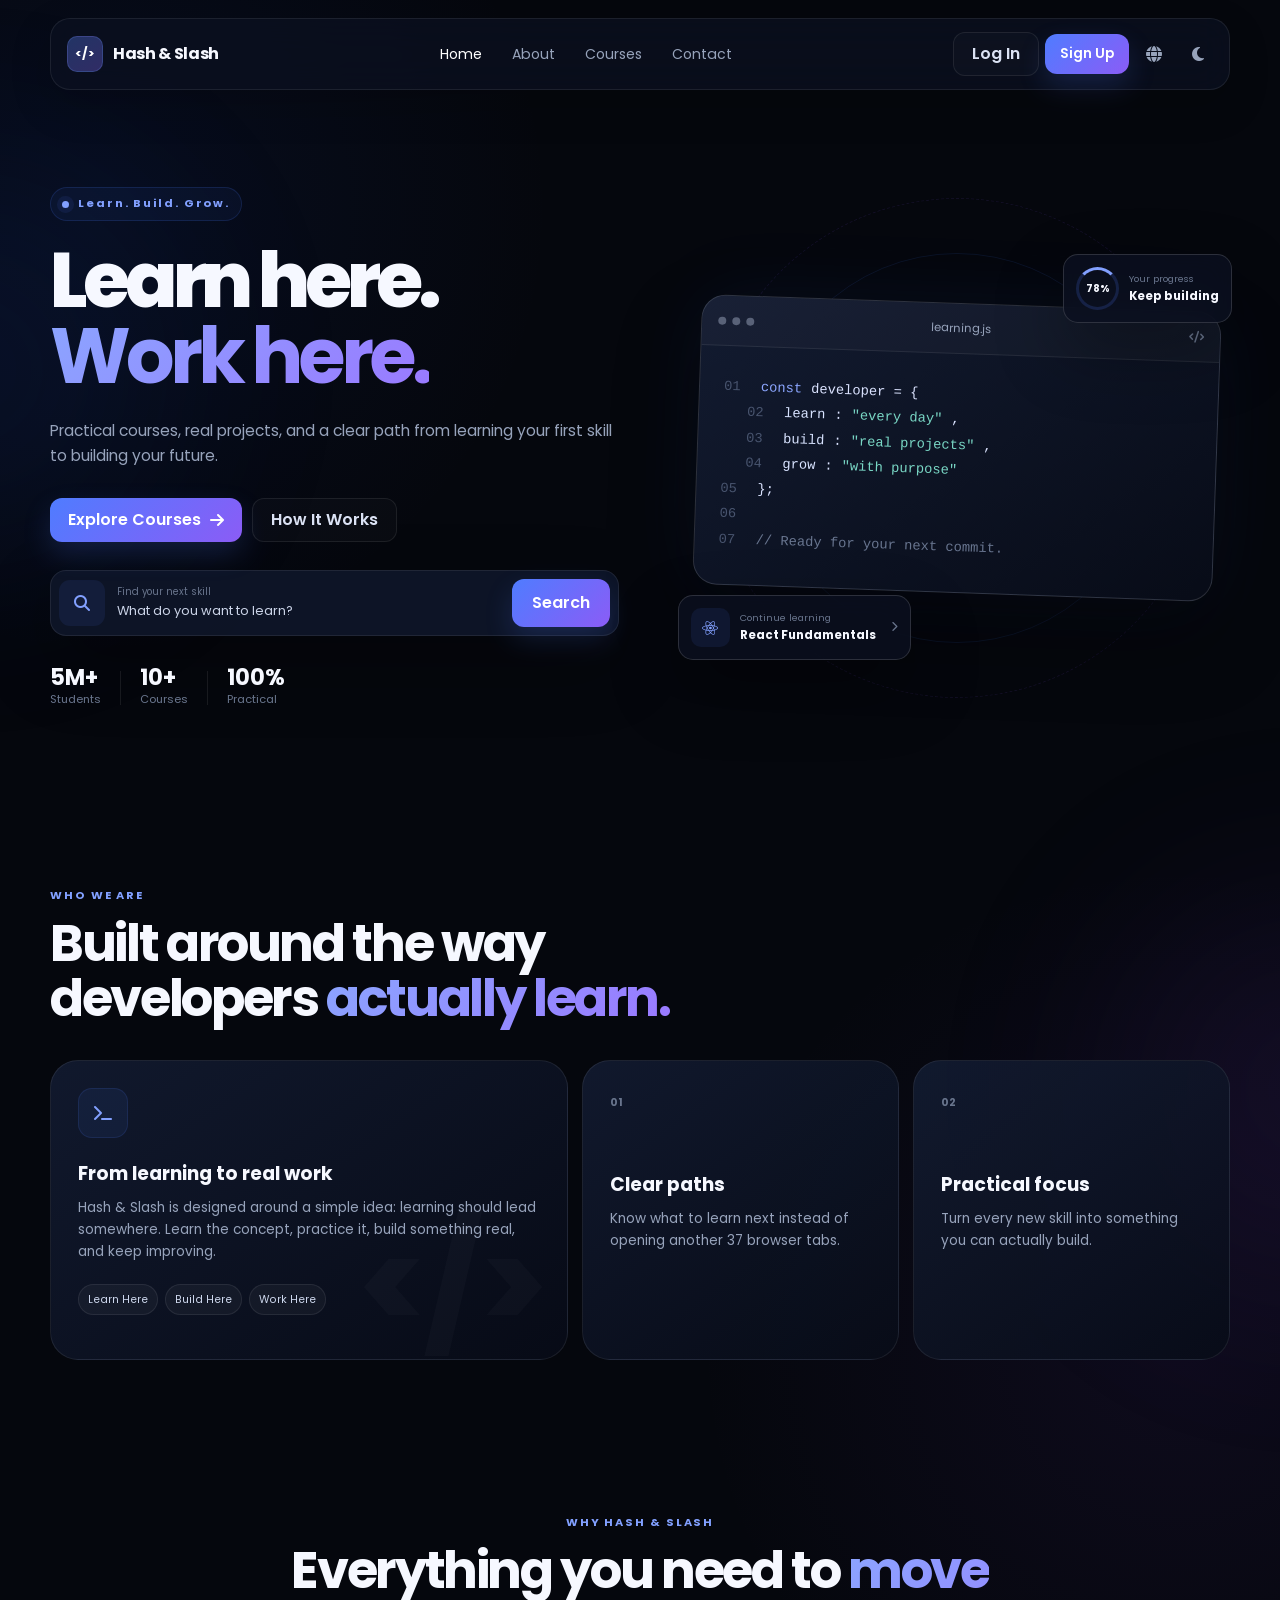
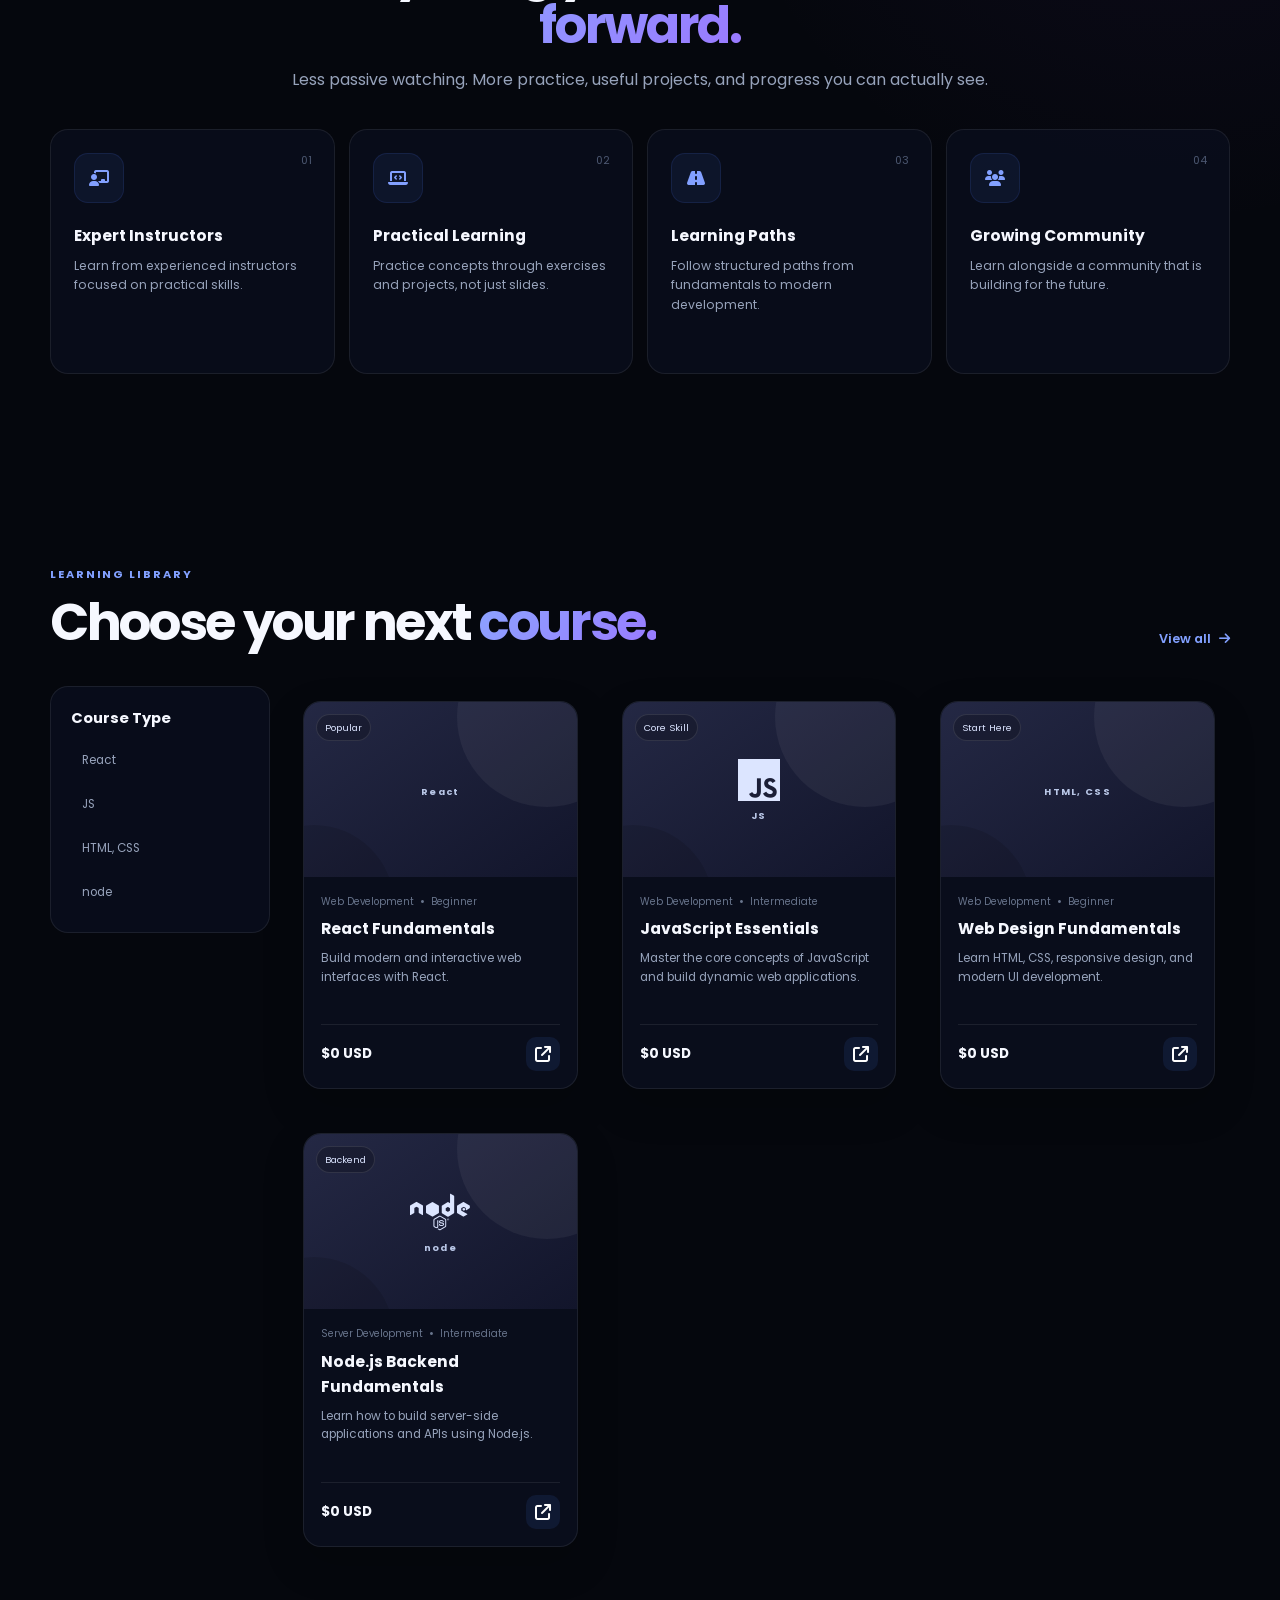
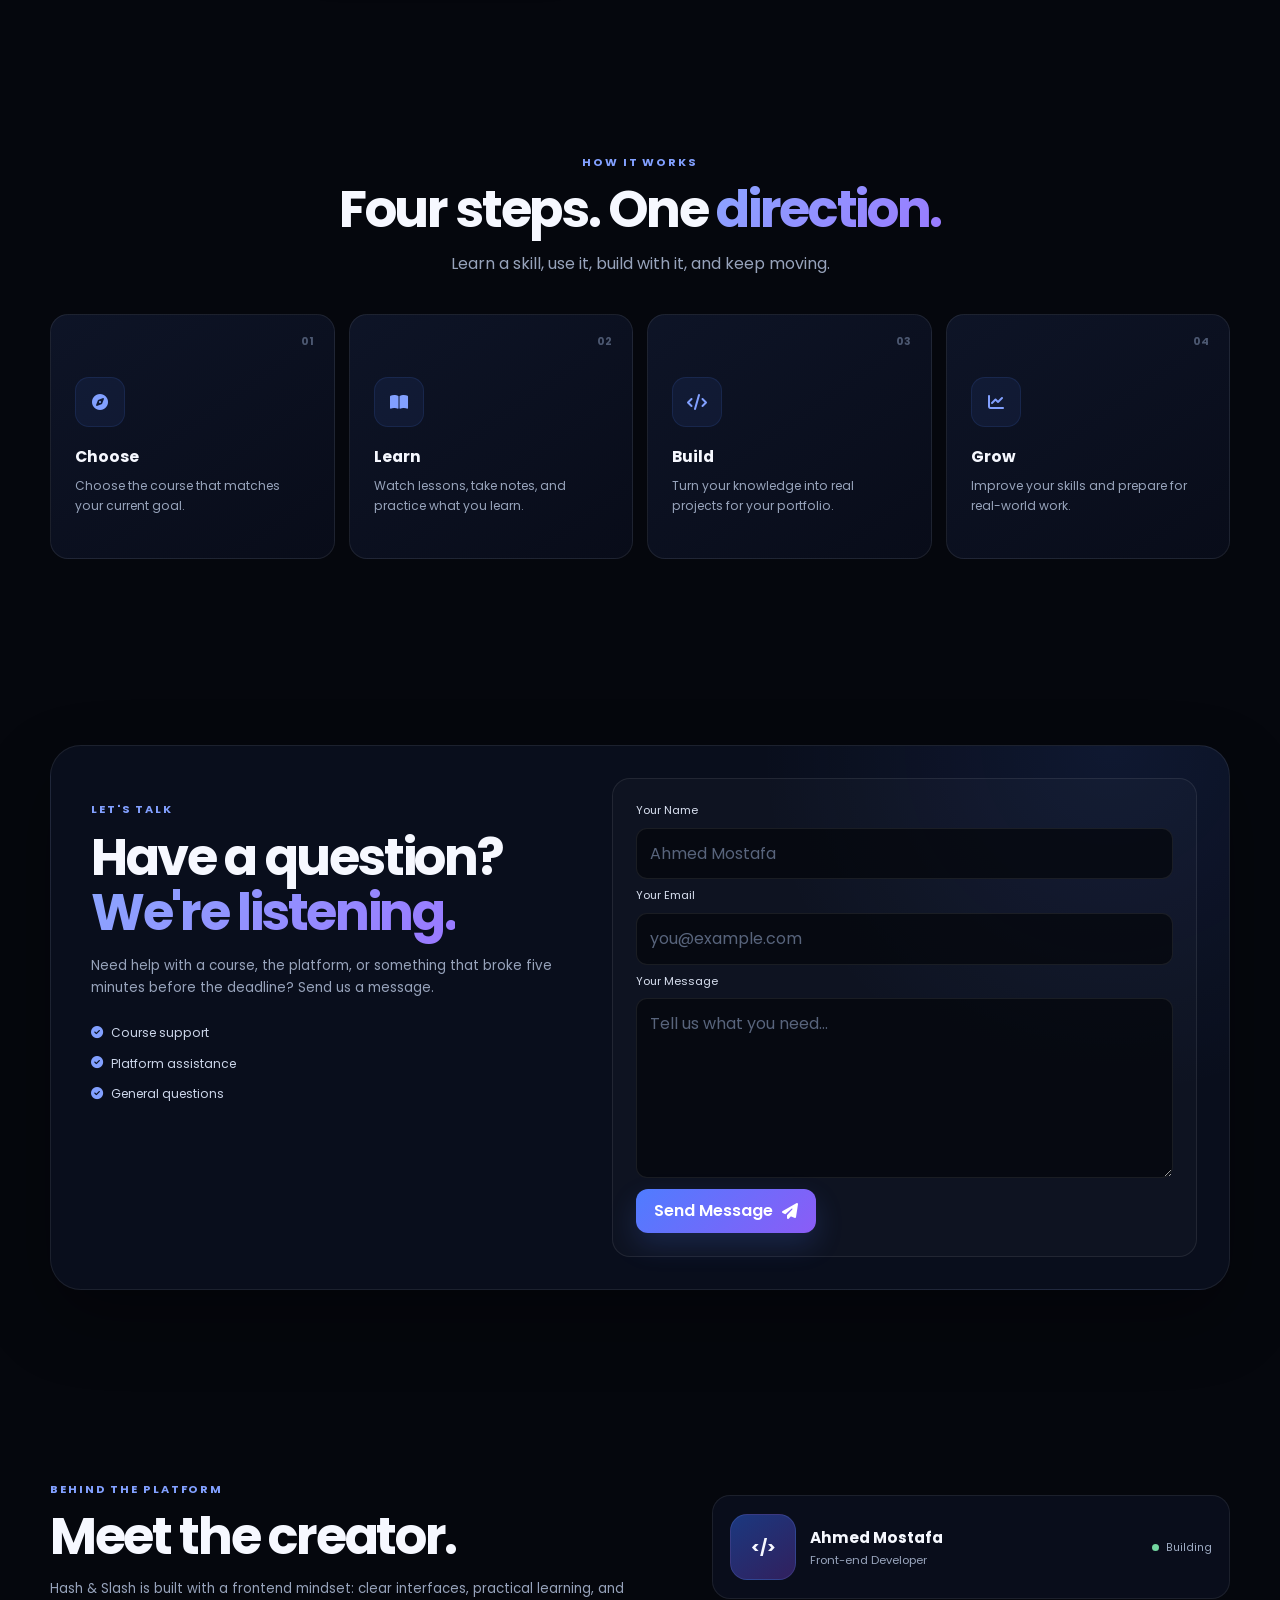
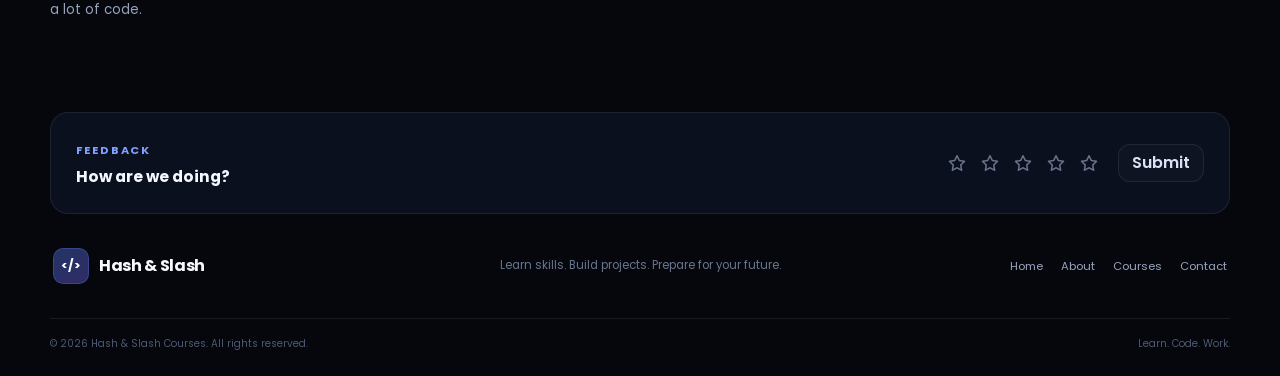
<file: main/index.html>
<!DOCTYPE html>
<html lang="en">

<head>
    <meta charset="UTF-8">
    <meta name="viewport" content="width=device-width, initial-scale=1.0">
    <meta name="description"
        content="Hash & Slash is a practical learning platform where you learn, build and prepare for work.">
    <title>Hash & Slash | Learn. Code. Work.</title>

    <link rel="preconnect" href="https://fonts.googleapis.com">
    <link rel="preconnect" href="https://fonts.gstatic.com" crossorigin>
    <link href="https://fonts.googleapis.com/css2?family=Poppins:wght@400;500;600;700;800&display=swap"
        rel="stylesheet">
    <link rel="stylesheet" href="https://cdnjs.cloudflare.com/ajax/libs/font-awesome/6.4.0/css/all.min.css">
    <link rel="stylesheet" href="style.css">
    <link rel="stylesheet" href="mediaScreens.css">
</head>

<body>
    <div class="ambient ambient-blue"></div>
    <div class="ambient ambient-purple"></div>

    <header class="site-header">
        <a href="#home" class="brand" aria-label="Hash & Slash home">
            <span class="brand-mark">&lt;/&gt;</span>
            <span>Hash &amp; Slash</span>
        </a>

        <nav class="main-nav" aria-label="Main navigation">
            <a class="active" href="#home">Home</a>
            <a href="#about">About</a>
            <a href="#courses">Courses</a>
            <a href="#contact">Contact</a>
        </nav>

        <div class="header-actions">
            <button class="btn btn-ghost" type="button">Log In</button>
            <button class="btn btn-primary btn-small" type="button">Sign Up</button>
            <button class="icon-btn" type="button" aria-label="Language">
                <i class="fa-solid fa-globe"></i>
            </button>
            <button class="icon-btn" type="button" aria-label="Theme">
                <i class="fa-solid fa-moon"></i>
            </button>
        </div>
    </header>

    <main>
        <div id="loading-page" class="loading-page">
            <div class="loader"></div>
            <span>Loading</span>
        </div>
        <div id="app" hidden>
            <section class="hero section-shell" id="home">
                <div class="hero-copy">
                    <div class="eyebrow"><span></span> Learn. Build. Grow.</div>
                    <h1>
                        Learn here.<br>
                        <strong>Work here.</strong>
                    </h1>
                    <p>
                        Practical courses, real projects, and a clear path from
                        learning your first skill to building your future.
                    </p>
                    <div class="hero-buttons">
                        <a class="btn btn-primary" href="#courses">
                            Explore Courses
                            <i class="fa-solid fa-arrow-right"></i>
                        </a>
                        <a class="btn btn-outline" href="#how-it-works">How It Works</a>
                    </div>
                    <div class="hero-search">
                        <div class="search-icon"><i class="fa-solid fa-magnifying-glass"></i></div>
                        <div class="search-copy">
                            <small>Find your next skill</small>
                            <span>What do you want to learn?</span>
                        </div>
                        <button class="btn btn-primary btn-search" type="button">Search</button>
                    </div>
                    <div class="hero-stats">
                        <div class="stat"><strong>5M+</strong><span>Students</span></div>
                        <div class="stat-line"></div>
                        <div class="stat"><strong>10+</strong><span>Courses</span></div>
                        <div class="stat-line"></div>
                        <div class="stat"><strong>100%</strong><span>Practical</span></div>
                    </div>
                </div>
                <div class="hero-visual">
                    <div class="glow-ring ring-one"></div>
                    <div class="glow-ring ring-two"></div>
                    <div class="code-card">
                        <div class="code-topbar">
                            <div class="window-dots"><span></span><span></span><span></span></div>
                            <span>learning.js</span>
                            <i class="fa-solid fa-code"></i>
                        </div>
                        <div class="code-body">
                            <div><b>01</b><span class="purple">const</span> developer = {</div>
                            <div class="indent"><b>02</b><span class="blue">learn</span>: <span class="green">"every
                                    day"</span>,</div>
                            <div class="indent"><b>03</b><span class="blue">build</span>: <span class="green">"real
                                    projects"</span>,</div>
                            <div class="indent"><b>04</b><span class="blue">grow</span>: <span class="green">"with
                                    purpose"</span></div>
                            <div><b>05</b>};</div>
                            <div class="blank"><b>06</b></div>
                            <div><b>07</b><span class="comment">// Ready for your next commit.</span></div>
                        </div>
                    </div>
                    <div class="floating-card continue-card">
                        <div class="mini-icon react-icon"><i class="fa-brands fa-react"></i></div>
                        <div>
                            <small>Continue learning</small>
                            <strong>React Fundamentals</strong>
                        </div>
                        <i class="fa-solid fa-chevron-right arrow-muted"></i>
                    </div>
                    <div class="floating-card progress-card">
                        <div class="progress-ring">78%</div>
                        <div>
                            <small>Your progress</small>
                            <strong>Keep building</strong>
                        </div>
                    </div>
                </div>
            </section>
            <section class="section-shell section-block" id="about">
                <div class="section-heading">
                    <span class="section-kicker">WHO WE ARE</span>
                    <h2>Built around the way developers <span>actually learn.</span></h2>
                </div>
                <div class="about-grid">
                    <article class="about-card about-main">
                        <div class="about-icon"><i class="fa-solid fa-terminal"></i></div>
                        <h3>From learning to real work</h3>
                        <p>
                            Hash &amp; Slash is designed around a simple idea: learning should lead somewhere.
                            Learn the concept, practice it, build something real, and keep improving.
                        </p>
                        <div class="tag-row">
                            <span>Learn Here</span><span>Build Here</span><span>Work Here</span>
                        </div>
                    </article>
                    <article class="about-card about-side">
                        <small>01</small>
                        <h3>Clear paths</h3>
                        <p>Know what to learn next instead of opening another 37 browser tabs.</p>
                    </article>
                    <article class="about-card about-side">
                        <small>02</small>
                        <h3>Practical focus</h3>
                        <p>Turn every new skill into something you can actually build.</p>
                    </article>
                </div>
            </section>
            <section class="section-shell section-block why-section">
                <div class="section-heading centered">
                    <span class="section-kicker">WHY HASH &amp; SLASH</span>
                    <h2>Everything you need to <span>move forward.</span></h2>
                    <p>Less passive watching. More practice, useful projects, and progress you can actually see.</p>
                </div>
                <div class="feature-list">
                    <article class="feature-item">
                        <div class="feature-icon"><i class="fa-solid fa-chalkboard-user"></i></div>
                        <span class="feature-number">01</span>
                        <h3>Expert Instructors</h3>
                        <p>Learn from experienced instructors focused on practical skills.</p>
                    </article>
                    <article class="feature-item">
                        <div class="feature-icon"><i class="fa-solid fa-laptop-code"></i></div>
                        <span class="feature-number">02</span>
                        <h3>Practical Learning</h3>
                        <p>Practice concepts through exercises and projects, not just slides.</p>
                    </article>
                    <article class="feature-item">
                        <div class="feature-icon"><i class="fa-solid fa-road"></i></div>
                        <span class="feature-number">03</span>
                        <h3>Learning Paths</h3>
                        <p>Follow structured paths from fundamentals to modern development.</p>
                    </article>
                    <article class="feature-item">
                        <div class="feature-icon"><i class="fa-solid fa-users"></i></div>
                        <span class="feature-number">04</span>
                        <h3>Growing Community</h3>
                        <p>Learn alongside a community that is building for the future.</p>
                    </article>
                </div>
            </section>
            <section class="section-shell section-block" id="courses">
                <div class="section-topline">
                    <div class="section-heading">
                        <span class="section-kicker">LEARNING LIBRARY</span>
                        <h2>Choose your next <span>course.</span></h2>
                    </div>
                    <a class="view-all" href="#courses">View all <i class="fa-solid fa-arrow-right"></i></a>
                </div>
                <div class="courses-layout">
                    <aside class="courses-filter">
                        <h3>Course Type</h3>
                        <div class="course-types" id="CTList">
                            <!-- <button class="type active" type="button"><span>All</span><i class="fa-solid fa-arrow-right"></i></button>
                            <button class="type" type="button"><span>Web Development</span><i class="fa-solid fa-arrow-right"></i></button>
                            <button class="type" type="button"><span>App Development</span><i class="fa-solid fa-arrow-right"></i></button>
                            <button class="type" type="button"><span>Server Development</span><i class="fa-solid fa-arrow-right"></i></button> -->
                        </div>
                    </aside>
                    <div class="course-list" id="course-list"></div>
                </div>
            </section>
            <section class="section-shell section-block" id="how-it-works">
                <div class="section-heading centered">
                    <span class="section-kicker">HOW IT WORKS</span>
                    <h2>Four steps. One <span>direction.</span></h2>
                    <p>Learn a skill, use it, build with it, and keep moving.</p>
                </div>
                <div class="steps">
                    <article class="step-card"><span class="step-number">01</span>
                        <div class="step-icon"><i class="fa-solid fa-compass"></i></div>
                        <h3>Choose</h3>
                        <p>Choose the course that matches your current goal.</p>
                    </article>
                    <article class="step-card"><span class="step-number">02</span>
                        <div class="step-icon"><i class="fa-solid fa-book-open"></i></div>
                        <h3>Learn</h3>
                        <p>Watch lessons, take notes, and practice what you learn.</p>
                    </article>
                    <article class="step-card"><span class="step-number">03</span>
                        <div class="step-icon"><i class="fa-solid fa-code"></i></div>
                        <h3>Build</h3>
                        <p>Turn your knowledge into real projects for your portfolio.</p>
                    </article>
                    <article class="step-card"><span class="step-number">04</span>
                        <div class="step-icon"><i class="fa-solid fa-chart-line"></i></div>
                        <h3>Grow</h3>
                        <p>Improve your skills and prepare for real-world work.</p>
                    </article>
                </div>
            </section>
            <section class="section-shell section-block" id="contact">
                <div class="contact-card">
                    <div class="contact-copy">
                        <span class="section-kicker">LET'S TALK</span>
                        <h2>Have a question? <span>We're listening.</span></h2>
                        <p>Need help with a course, the platform, or something that broke five minutes before the
                            deadline?
                            Send us a message.</p>
                        <div class="contact-points">
                            <span><i class="fa-solid fa-circle-check"></i> Course support</span>
                            <span><i class="fa-solid fa-circle-check"></i> Platform assistance</span>
                            <span><i class="fa-solid fa-circle-check"></i> General questions</span>
                        </div>
                    </div>
                    <form action="#" method="post">
                        <label for="name">Your Name</label>
                        <input id="name" name="name" type="text" placeholder="Ahmed Mostafa" autocomplete="name"
                            required>
                        <label for="email">Your Email</label>
                        <input id="email" name="email" type="email" placeholder="you@example.com" autocomplete="email"
                            required>
                        <label for="message">Your Message</label>
                        <textarea id="message" name="message" rows="6" placeholder="Tell us what you need..."
                            required></textarea>
                        <button class="btn btn-primary" type="submit">Send Message <i
                                class="fa-solid fa-paper-plane"></i></button>
                    </form>
                </div>
            </section>
            <section class="section-shell creator-section">
                <div class="creator-copy">
                    <span class="section-kicker">BEHIND THE PLATFORM</span>
                    <h2>Meet the creator.</h2>
                    <p>Hash &amp; Slash is built with a frontend mindset: clear interfaces, practical learning, and a
                        lot of
                        code.</p>
                </div>
                <article class="creator-card">
                    <div class="creator-avatar">&lt;/&gt;</div>
                    <div>
                        <h3>Ahmed Mostafa</h3>
                        <p>Front-end Developer</p>
                    </div>
                    <span class="status"><i></i> Building</span>
                </article>
            </section>
        </div>
    </main>
    <footer class="footer">
        <div class="section-shell">
            <div class="feedback-bar">
                <div>
                    <span class="section-kicker">FEEDBACK</span>
                    <h3>How are we doing?</h3>
                </div>
                <div class="feedback-actions">
                    <div class="stars" aria-label="Rate our platform">
                        <button type="button" data-rating="1"><i class="fa-regular fa-star"></i></button>
                        <button type="button" data-rating="2"><i class="fa-regular fa-star"></i></button>
                        <button type="button" data-rating="3"><i class="fa-regular fa-star"></i></button>
                        <button type="button" data-rating="4"><i class="fa-regular fa-star"></i></button>
                        <button type="button" data-rating="5"><i class="fa-regular fa-star"></i></button>
                    </div>
                    <button class="btn btn-ghost feedback-submit" type="button">Submit</button>
                </div>
            </div>

            <div class="footer-main">
                <a href="#home" class="brand"><span class="brand-mark">&lt;/&gt;</span><span>Hash &amp; Slash</span></a>
                <p>Learn skills. Build projects. Prepare for your future.</p>
                <div class="footer-links"><a href="#home">Home</a><a href="#about">About</a><a
                        href="#courses">Courses</a><a href="#contact">Contact</a></div>
            </div>

            <div class="footer-bottom">
                <span>&copy; 2026 Hash &amp; Slash Courses. All rights reserved.</span>
                <span>Learn. Code. Work.</span>
            </div>
        </div>
    </footer>
    
    <div id="feedback-message">
        <p>Thanks for your Feedback</p>
    </div>
    
    <!-- Design Script -->
    <script src="design.js"></script>
    <!-- Main Script -->
    <script src="script.js"></script>
</body>
</html>
</file>
<file: main/style.css>
:root {
    --bg: #05070d;
    --surface: #0b1020;
    --surface-2: #0f1629;
    --surface-3: #131c32;
    --text: #f6f8ff;
    --muted: #97a3bb;
    --muted-2: #69758d;
    --primary: #4f7cff;
    --primary-light: #82a0ff;
    --purple: #8b5cf6;
    --green: #79d7c5;
    --border: rgba(255, 255, 255, .08);
    --border-strong: rgba(255, 255, 255, .14);
    --shadow: 0 28px 70px rgba(0, 0, 0, .32);
    --radius-md: 18px;
    --radius-lg: 28px;
    --container: 1180px;
}

* {
    margin: 0;
    padding: 0;
    box-sizing: border-box;
    transition: all .3s ease;
}

html {
    scroll-behavior: smooth;
}

body {
    min-height: 100vh;
    overflow-x: hidden;
    color: var(--text);
    background:
        radial-gradient(circle at 8% 4%, rgba(25, 65, 175, .11), transparent 28rem),
        radial-gradient(circle at 92% 26%, rgba(106, 53, 184, .09), transparent 30rem),
        var(--bg);
    font-family: "Poppins", sans-serif;
    line-height: 1.6;
}

body::selection {
    background: rgba(79, 124, 255, .3);
}

a {
    color: inherit;
    text-decoration: none;
}

button,
input,
textarea {
    font: inherit;
}

button {
    border: 0;
    cursor: pointer;
}

section {
    position: relative;
}

.ambient {
    position: fixed;
    width: 380px;
    height: 380px;
    border-radius: 50%;
    filter: blur(110px);
    opacity: .12;
    pointer-events: none;
    z-index: 0;
}

.ambient-blue {
    background: #1941af;
    left: -220px;
    top: 180px;
}

.ambient-purple {
    background: #6a35b8;
    right: -220px;
    top: 900px;
}

.section-shell {
    width: min(calc(100% - 36px), var(--container));
    margin-inline: auto;
}

.site-header {
    width: min(calc(100% - 36px), var(--container));
    margin: 18px auto 0;
    min-height: 72px;
    padding: 10px 12px 10px 16px;
    display: flex;
    align-items: center;
    justify-content: space-between;
    gap: 20px;
    position: relative;
    z-index: 10;
    border: 1px solid var(--border);
    border-radius: 20px;
    background: rgba(11, 16, 32, .76);
    backdrop-filter: blur(18px);
    box-shadow: 0 15px 40px rgba(0, 0, 0, .18);
}

.brand {
    display: inline-flex;
    align-items: center;
    gap: 10px;
    font-weight: 700;
    letter-spacing: -.02em;
    white-space: nowrap;
}

.brand-mark {
    width: 36px;
    height: 36px;
    display: grid;
    place-items: center;
    border: 1px solid rgba(114, 149, 255, .22);
    border-radius: 10px;
    color: #fff;
    background: linear-gradient(145deg, rgba(79, 124, 255, .25), rgba(138, 92, 255, .25)), var(--surface-3);
    font-size: .77rem;
    font-weight: 700;
}

.main-nav {
    display: flex;
    gap: 30px;
}

.main-nav a {
    color: var(--muted);
    font-size: .88rem;
    transition: .2s ease;
}

.main-nav a:hover,
.main-nav .active {
    color: #fff;
}

.header-actions {
    display: flex;
    align-items: center;
    gap: 6px;
}

.btn {
    min-height: 44px;
    padding: 0 18px;
    border-radius: 12px;
    display: inline-flex;
    align-items: center;
    justify-content: center;
    gap: 9px;
    color: #fff;
    font-weight: 600;
    transition: transform .2s ease, background .2s ease, border-color .2s ease, box-shadow .2s ease;
}

.btn:hover {
    transform: translateY(-2px);
}

.btn-primary {
    background: linear-gradient(135deg, var(--primary), var(--purple));
    box-shadow: 0 12px 28px rgba(79, 124, 255, .18);
}

.btn-primary:hover {
    box-shadow: 0 16px 34px rgba(79, 124, 255, .25);
}

.btn-ghost,
.btn-outline {
    color: #dbe2f4;
    background: rgba(255, 255, 255, .02);
    border: 1px solid var(--border);
}

.btn-ghost:hover,
.btn-outline:hover {
    background: rgba(255, 255, 255, .05);
    border-color: var(--border-strong);
}

.btn-small {
    min-height: 40px;
    padding-inline: 15px;
    font-size: .84rem;
}

.icon-btn {
    width: 38px;
    height: 38px;
    display: grid;
    place-items: center;
    border-radius: 10px;
    color: var(--muted);
    background: transparent;
}

.icon-btn:hover {
    color: #fff;
    background: rgba(255, 255, 255, .05);
}

.hero {
    min-height: 680px;
    padding: 88px 0 70px;
    display: grid;
    grid-template-columns: 1.02fr .98fr;
    align-items: center;
    gap: 65px;
    z-index: 1;
}

.hero-copy {
    max-width: 650px;
}

.eyebrow,
.section-kicker {
    color: var(--primary-light);
    font-size: .7rem;
    font-weight: 700;
    letter-spacing: .17em;
}

.eyebrow {
    width: fit-content;
    padding: 7px 11px;
    margin-bottom: 22px;
    display: inline-flex;
    align-items: center;
    gap: 9px;
    background: rgba(79, 124, 255, .06);
    border: 1px solid rgba(79, 124, 255, .16);
    border-radius: 999px;
}

.eyebrow span {
    width: 7px;
    height: 7px;
    border-radius: 50%;
    background: var(--primary-light);
    box-shadow: 0 0 0 5px rgba(79, 124, 255, .09);
}

.hero h1 {
    font-size: clamp(3.7rem, 6vw, 6rem);
    line-height: .98;
    letter-spacing: -.067em;
    font-weight: 800;
}

.hero h1 strong {
    color: transparent;
    background: linear-gradient(135deg, #8ba6ff, #9a78ff);
    -webkit-background-clip: text;
    background-clip: text;
}

.hero-copy>p {
    max-width: 590px;
    margin-top: 25px;
    color: var(--muted);
    font-size: .97rem;
}

.hero-buttons {
    display: flex;
    flex-wrap: wrap;
    gap: 10px;
    margin-top: 29px;
}

.hero-search {
    width: min(100%, 620px);
    min-height: 66px;
    margin-top: 28px;
    padding: 8px;
    display: flex;
    align-items: center;
    gap: 12px;
    background: rgba(15, 22, 41, .92);
    border: 1px solid var(--border);
    border-radius: 16px;
    box-shadow: var(--shadow);
}

.search-icon {
    width: 46px;
    height: 46px;
    flex: 0 0 46px;
    display: grid;
    place-items: center;
    border-radius: 11px;
    color: var(--primary-light);
    background: rgba(79, 124, 255, .09);
}

.search-copy {
    flex: 1;
    min-width: 0;
}

.search-copy small {
    display: block;
    color: var(--muted-2);
    font-size: .61rem;
}

.search-copy span {
    display: block;
    margin-top: 1px;
    color: #cbd4e8;
    font-size: .8rem;
}

.btn-search {
    min-height: 48px;
    padding-inline: 20px;
}

.hero-stats {
    margin-top: 31px;
    display: flex;
    align-items: center;
    gap: 19px;
}

.stat {
    display: grid;
    gap: 2px;
}

.stat strong {
    font-size: 1.38rem;
    line-height: 1;
}

.stat span {
    color: var(--muted-2);
    font-size: .7rem;
}

.stat-line {
    width: 1px;
    height: 34px;
    background: var(--border);
}

.hero-visual {
    min-height: 540px;
    display: grid;
    place-items: center;
    position: relative;
}

.glow-ring {
    position: absolute;
    border: 1px solid rgba(79, 124, 255, .1);
    border-radius: 50%;
}

.ring-one {
    width: 390px;
    height: 390px;
}

.ring-two {
    width: 500px;
    height: 500px;
    border-style: dashed;
    border-color: rgba(139, 92, 246, .1);
    transform: rotate(17deg);
}

.code-card {
    width: min(100%, 520px);
    overflow: hidden;
    position: relative;
    z-index: 2;
    border: 1px solid var(--border-strong);
    border-radius: 24px;
    background: linear-gradient(145deg, rgba(19, 28, 50, .97), rgba(8, 12, 24, .97));
    box-shadow: 0 38px 80px rgba(0, 0, 0, .4), 0 0 80px rgba(79, 124, 255, .08);
    transform: rotate(2deg);
}

.code-topbar {
    min-height: 50px;
    padding: 0 16px;
    display: grid;
    grid-template-columns: 1fr auto 1fr;
    align-items: center;
    border-bottom: 1px solid var(--border);
    background: rgba(255, 255, 255, .025);
}

.window-dots {
    display: flex;
    gap: 6px;
}

.window-dots span {
    width: 8px;
    height: 8px;
    border-radius: 50%;
    background: #596278;
}

.code-topbar>span {
    color: var(--muted);
    font-size: .72rem;
}

.code-topbar>i {
    justify-self: end;
    color: var(--muted-2);
    font-size: .75rem;
}

.code-body {
    padding: 28px 24px 32px;
    font: .86rem/1.85 "Courier New", monospace;
    color: #dbe3ff;
}

.code-body>div {
    display: flex;
    gap: 9px;
    white-space: nowrap;
}

.code-body b {
    width: 28px;
    color: #48546e;
    font-weight: 400;
}

.indent {
    padding-left: 24px;
}

.purple {
    color: #8ca6ff;
}

.blue {
    color: #d8e3ff;
}

.green {
    color: var(--green);
}

.comment {
    color: #68758f;
}

.blank {
    min-height: 21px;
}

.floating-card {
    position: absolute;
    z-index: 3;
    padding: 12px;
    display: flex;
    align-items: center;
    gap: 10px;
    border: 1px solid var(--border-strong);
    border-radius: 15px;
    background: rgba(11, 16, 32, .84);
    box-shadow: var(--shadow);
    backdrop-filter: blur(14px);
}

.floating-card small {
    display: block;
    color: var(--muted-2);
    font-size: .6rem;
}

.floating-card strong {
    display: block;
    margin-top: 1px;
    font-size: .73rem;
}

.continue-card {
    left: -6px;
    bottom: 58px;
}

.progress-card {
    right: -2px;
    top: 76px;
}

.mini-icon {
    width: 39px;
    height: 39px;
    display: grid;
    place-items: center;
    border-radius: 10px;
    background: rgba(79, 124, 255, .09);
    color: var(--primary-light);
}

.arrow-muted {
    margin-left: 5px;
    color: var(--muted-2);
    font-size: .65rem;
}

.progress-ring {
    width: 43px;
    height: 43px;
    display: grid;
    place-items: center;
    border: 3px solid rgba(79, 124, 255, .18);
    border-top-color: var(--primary-light);
    border-radius: 50%;
    font-size: .61rem;
    font-weight: 700;
}

.section-block {
    padding: 93px 0;
}

.section-heading {
    max-width: 700px;
}

.section-heading.centered {
    margin-inline: auto;
    text-align: center;
    max-width: 760px;
}

.section-heading h2,
.contact-copy h2,
.creator-copy h2 {
    margin-top: 9px;
    font-size: clamp(2.1rem, 4vw, 3.4rem);
    line-height: 1.08;
    letter-spacing: -.046em;
}

.section-heading h2 span,
.contact-copy h2 span {
    color: transparent;
    background: linear-gradient(135deg, #8ba6ff, #9a78ff);
    -webkit-background-clip: text;
    background-clip: text;
}

.section-heading>p {
    margin-top: 14px;
    color: var(--muted);
}

.about-grid {
    margin-top: 34px;
    display: grid;
    grid-template-columns: 1.35fr .825fr .825fr;
    gap: 14px;
}

.about-card {
    min-height: 230px;
    padding: 27px;
    border: 1px solid var(--border);
    border-radius: var(--radius-lg);
    background: linear-gradient(145deg, rgba(19, 28, 50, .88), rgba(8, 12, 24, .88));
}

.about-main {
    min-height: 300px;
    position: relative;
    overflow: hidden;
}

.about-main::after {
    content: "</>";
    position: absolute;
    right: 20px;
    bottom: -31px;
    color: rgba(255, 255, 255, .025);
    font-size: 8rem;
    font-weight: 800;
}

.about-icon,
.feature-icon,
.step-icon {
    width: 50px;
    height: 50px;
    display: grid;
    place-items: center;
    border-radius: 14px;
    color: var(--primary-light);
    background: rgba(79, 124, 255, .08);
    border: 1px solid rgba(79, 124, 255, .13);
}

.about-card h3 {
    margin-top: 21px;
    font-size: 1.18rem;
}

.about-card p {
    margin-top: 8px;
    max-width: 560px;
    color: var(--muted);
    font-size: .85rem;
}

.tag-row {
    display: flex;
    flex-wrap: wrap;
    gap: 7px;
    margin-top: 21px;
}

.tag-row span {
    padding: 6px 9px;
    border: 1px solid var(--border);
    border-radius: 999px;
    color: #cbd5eb;
    background: rgba(255, 255, 255, .04);
    font-size: .67rem;
}

.about-side small {
    color: var(--muted-2);
    font-size: .66rem;
    font-weight: 700;
}

.about-side h3 {
    margin-top: 56px;
}

.why-section {
    padding-top: 55px;
}

.feature-list {
    margin-top: 36px;
    display: grid;
    grid-template-columns: repeat(4, 1fr);
    gap: 14px;
}

.feature-item {
    min-height: 245px;
    position: relative;
    padding: 23px;
    border: 1px solid var(--border);
    border-radius: var(--radius-md);
    background: rgba(11, 16, 32, .68);
    transition: .2s ease;
}

.feature-item:hover {
    transform: translateY(-5px);
    border-color: rgba(79, 124, 255, .2);
    background: rgba(15, 22, 41, .9);
}

.feature-number {
    position: absolute;
    top: 22px;
    right: 22px;
    color: #4c5871;
    font-size: .68rem;
}

.feature-item h3 {
    margin-top: 21px;
    font-size: .97rem;
}

.feature-item p {
    margin-top: 7px;
    color: var(--muted);
    font-size: .77rem;
}

.section-topline {
    display: flex;
    align-items: end;
    justify-content: space-between;
    gap: 20px;
}

.view-all {
    display: inline-flex;
    align-items: center;
    gap: 8px;
    color: var(--primary-light);
    font-size: .8rem;
    font-weight: 600;
}

.courses-layout {
    margin-top: 36px;
    display: grid;
    grid-template-columns: 220px 1fr;
    align-items: start;
    gap: 18px;
}

.courses-filter {
    position: sticky;
    top: 92px;
    padding: 20px;
    border: 1px solid var(--border);
    border-radius: var(--radius-md);
    background: rgba(11, 16, 32, .72);
}

.courses-filter h3 {
    margin-bottom: 11px;
    font-size: .92rem;
}

.course-types {
    display: grid;
    gap: 5px;
}

.type {
    width: 100%;
    padding: 10px 11px;
    display: flex;
    justify-content: space-between;
    align-items: center;
    gap: 8px;
    border-radius: 10px;
    color: var(--muted);
    background: transparent;
    font-size: .74rem;
    text-align: left;
    transition: .2s ease;
}

.type i {
    opacity: 0;
    transform: translateX(-4px);
    transition: .2s ease;
}

.type:hover,
.type.active {
    color: #fff;
    background: rgba(79, 124, 255, .08);
}

.type:hover i,
.type.active i {
    opacity: 1;
    transform: translateX(0);
}

.course-list {
    display: grid;
    grid-template-columns: repeat(3, 1fr);
    gap: 14px;
}

.course-item {
    overflow: hidden;
    border: 1px solid var(--border);
    border-radius: var(--radius-md);
    background: rgba(11, 16, 32, .78);
    box-shadow: 0 16px 42px rgba(0, 0, 0, .18);
    transition: .2s ease;
    margin: 15px;
}

.course-item:hover {
    transform: translateY(-5px);
    border-color: rgba(79, 124, 255, .2);
}

.course-cover {
    min-height: 175px;
    position: relative;
    display: flex;
    flex-direction: column;
    justify-content: center;
    align-items: center;
    gap: 4px;
    overflow: hidden;
    background: linear-gradient(145deg, #242844, #12152b);

}

.course-cover::before,
.course-cover::after {
    content: "";
    position: absolute;
    border-radius: 50%;
}

.course-cover::before {
    width: 180px;
    height: 180px;
    right: -60px;
    top: -75px;
    background: rgba(255, 255, 255, .05);
}

.course-cover::after {
    width: 160px;
    height: 160px;
    left: -70px;
    bottom: -108px;
    background: rgba(0, 0, 0, .12);
}


.course-cover i {
    position: relative;
    z-index: 1;
    color: #dce5ff;
    font-size: 3rem;
}

.course-cover>strong {
    position: relative;
    z-index: 1;
    color: #b9c7e7;
    letter-spacing: .14em;
    font-size: .59rem;
}

.badge {
    position: absolute;
    z-index: 2;
    left: 12px;
    top: 12px;
    padding: 5px 8px;
    border: 1px solid rgba(255, 255, 255, .1);
    border-radius: 999px;
    color: #dbe4ff;
    background: rgba(0, 0, 0, .22);
    font-size: .59rem;
}

.course-content {
    padding: 17px;
}

.course-meta {
    display: flex;
    gap: 6px;
    color: var(--muted-2);
    font-size: .61rem;
}

.course-content h3 {
    margin-top: 8px;
    font-size: .97rem;
}

.course-content p {
    min-height: 62px;
    margin-top: 7px;
    color: var(--muted);
    font-size: .74rem;
}

.course-bottom {
    margin-top: 13px;
    padding-top: 12px;
    border-top: 1px solid var(--border);
    display: flex;
    justify-content: space-between;
    align-items: center;
}

.course-bottom>strong {
    font-size: .86rem;
}

.course-action {
    width: 34px;
    height: 34px;
    display: grid;
    place-items: center;
    border-radius: 10px;
    color: #fff;
    background: rgba(79, 124, 255, .1);
}

.course-action:hover {
    background: rgba(79, 124, 255, .18);
}

.steps {
    margin-top: 37px;
    display: grid;
    grid-template-columns: repeat(4, 1fr);
    gap: 14px;
}

.step-card {
    min-height: 245px;
    padding: 24px;
    position: relative;
    border: 1px solid var(--border);
    border-radius: var(--radius-md);
    background: linear-gradient(145deg, rgba(15, 22, 41, .92), rgba(9, 13, 26, .92));
}

.step-number {
    position: absolute;
    right: 20px;
    top: 18px;
    color: #4c5871;
    font-size: .68rem;
    font-weight: 700;
}

.step-icon {
    margin-top: 38px;
}

.step-card h3 {
    margin-top: 17px;
    font-size: .98rem;
}

.step-card p {
    margin-top: 7px;
    color: var(--muted);
    font-size: .76rem;
}

.contact-card {
    padding: 32px;
    display: grid;
    grid-template-columns: .92fr 1.08fr;
    gap: 30px;
    border: 1px solid var(--border);
    border-radius: 31px;
    background: radial-gradient(circle at 90% 0%, rgba(79, 124, 255, .09), transparent 22rem), rgba(11, 16, 32, .82);
    box-shadow: var(--shadow);
}

.contact-copy {
    padding: 17px 8px;
}

.contact-copy>p {
    max-width: 520px;
    margin-top: 15px;
    color: var(--muted);
    font-size: .84rem;
}

.contact-points {
    margin-top: 25px;
    display: grid;
    gap: 11px;
}

.contact-points span {
    display: inline-flex;
    align-items: center;
    gap: 8px;
    color: #cbd5e9;
    font-size: .76rem;
}

.contact-points i {
    color: var(--primary-light);
}

.contact-card form {
    padding: 23px;
    display: grid;
    gap: 8px;
    border: 1px solid var(--border);
    border-radius: 18px;
    background: rgba(255, 255, 255, .025);
}

.contact-card label {
    color: #d7dfef;
    font-size: .69rem;
}

.contact-card input,
.contact-card textarea {
    width: 100%;
    outline: none;
    padding: 12px 13px;
    border: 1px solid var(--border);
    border-radius: 11px;
    color: #fff;
    background: rgba(5, 7, 13, .74);
}

.contact-card input:focus,
.contact-card textarea:focus {
    border-color: rgba(79, 124, 255, .5);
    box-shadow: 0 0 0 4px rgba(79, 124, 255, .06);
}

.contact-card input::placeholder,
.contact-card textarea::placeholder {
    color: #58647c;
}

.contact-card form .btn {
    width: fit-content;
    margin-top: 3px;
}

.creator-section {
    padding: 92px 0;
    display: grid;
    grid-template-columns: 1fr .86fr;
    align-items: center;
    gap: 60px;
}

.creator-copy>p {
    max-width: 580px;
    margin-top: 13px;
    color: var(--muted);
    font-size: .83rem;
}

.creator-card {
    min-height: 104px;
    padding: 17px;
    display: flex;
    align-items: center;
    gap: 14px;
    border: 1px solid var(--border);
    border-radius: 18px;
    background: rgba(11, 16, 32, .76);
}

.creator-avatar {
    width: 66px;
    height: 66px;
    flex: 0 0 66px;
    display: grid;
    place-items: center;
    border-radius: 17px;
    background: linear-gradient(145deg, #1b387f, #31205e);
    border: 1px solid rgba(122, 151, 255, .18);
    font-weight: 700;
}

.creator-card h3 {
    font-size: .96rem;
}

.creator-card p {
    color: var(--muted);
    font-size: .71rem;
}

.status {
    margin-left: auto;
    display: inline-flex;
    align-items: center;
    gap: 7px;
    color: #9daac2;
    font-size: .67rem;
}

.status i {
    width: 7px;
    height: 7px;
    border-radius: 50%;
    background: #73d6a0;
}

.footer {
    position: relative;
    z-index: 1;
    padding: 0 0 24px;
}

.feedback-bar {
    padding: 23px 25px;
    display: flex;
    align-items: center;
    justify-content: space-between;
    gap: 20px;
    border: 1px solid var(--border);
    border-radius: 18px;
    background: rgba(15, 22, 41, .65);
}

.feedback-bar h3 {
    margin-top: 3px;
    font-size: .97rem;
}

.feedback-actions {
    display: flex;
    align-items: center;
    gap: 14px;
}

.stars {
    display: flex;
    gap: 3px;
}

.stars button {
    width: 30px;
    height: 30px;
    display: grid;
    place-items: center;
    border-radius: 8px;
    color: #6a758c;
    background: transparent;
}

.stars button:hover {
    color: #ffd76b;
    background: rgba(255, 215, 107, .06);
}

.stars button i {
    transition: color 0.2s ease;
}

.stars button i.fa-solid {
    color: #ffbf0e;
}

.stars button:has(.fa-solid) {
    color: #ffbf0e;
}

.stars button:hover i,
.stars button:has(~ button:hover) i {
    color: #ffbf0e;
}

.feedback-submit {
    min-height: 38px;
    padding-inline: 13px;
}

#feedback-message {
    position: fixed;
    top: 24px;
    right: 24px;
    padding: 14px 18px;
    border-radius: 12px;
    background: #00800069;
    color: #fff;
    border: 1px solid #008000d7;
    box-shadow: 0 12px 30px rgba(0, 0, 0, 0.3);
    z-index: 9999;
    transform: translateX(20px);
    opacity: 0;
    visibility: hidden;
    transition:
        transform 0.25s ease,
        opacity 0.25s ease,
        visibility 0.25s ease;
}

#feedback-message.show-m {
    transform: translateX(0);
    opacity: 1;
    visibility: visible;
}

.footer-main {
    padding: 34px 3px;
    display: grid;
    grid-template-columns: 1fr 1fr 1fr;
    align-items: center;
    gap: 20px;
}

.footer-main>p {
    text-align: center;
    color: var(--muted-2);
    font-size: .72rem;
}

.footer-links {
    display: flex;
    justify-content: flex-end;
    flex-wrap: wrap;
    gap: 18px;
}

.footer-links a {
    color: var(--muted);
    font-size: .71rem;
}

.footer-links a:hover {
    color: #fff;
}

.footer-bottom {
    padding-top: 17px;
    display: flex;
    justify-content: space-between;
    gap: 15px;
    border-top: 1px solid var(--border);
    color: #4e5a72;
    font-size: .63rem;
}

.loading-page {
    position: fixed;
    inset: 0;
    display: flex;
    flex-direction: column;
    justify-content: center;
    align-items: center;
    gap: 1rem;
    background: var(--bg);
    z-index: 9999;
}

.loader {
    width: 42px;
    height: 42px;
    border: 4px solid rgba(79, 124, 255, 0.2);
    border-top-color: var(--primary);
    border-radius: 50%;
    animation: loading 0.8s linear infinite;
}

@keyframes loading {
    to {
        transform: rotate(360deg);
    }
}
</file>
<file: main/mediaScreens.css>
@media (max-width: 1050px) {
    .main-nav {
        gap: 18px;
    }

    .hero {
        grid-template-columns: 1fr;
        gap: 25px;
    }

    .hero-copy {
        max-width: 780px;
    }

    .hero-visual {
        min-height: 480px;
    }

    .feature-list,
    .steps {
        grid-template-columns: repeat(2, 1fr);
    }

    .course-list {
        grid-template-columns: repeat(2, 1fr);
    }
}

@media (max-width: 820px) {
    .site-header {
        flex-wrap: wrap;
    }

    .main-nav {
        order: 3;
        width: 100%;
        justify-content: center;
        padding-top: 7px;
        border-top: 1px solid var(--border);
    }

    .header-actions {
        margin-left: auto;
    }

    .about-grid,
    .contact-card,
    .creator-section {
        grid-template-columns: 1fr;
    }

    .courses-layout {
        grid-template-columns: 1fr;
    }

    .courses-filter {
        position: static;
    }

    .course-list {
        grid-template-columns: repeat(2, 1fr);
    }

    .footer-main {
        grid-template-columns: 1fr;
        justify-items: center;
    }

    .footer-links {
        justify-content: center;
    }
}

@media (max-width: 620px) {

    .site-header,
    .section-shell {
        width: min(calc(100% - 24px), var(--container));
    }

    .site-header {
        padding: 10px;
    }

    .main-nav {
        gap: 13px;
        overflow-x: auto;
        justify-content: flex-start;
    }

    .header-actions .btn {
        display: none;
    }

    .hero {
        padding-top: 65px;
    }

    .hero h1 {
        font-size: clamp(3rem, 16vw, 4.4rem);
    }

    .hero-search {
        flex-wrap: wrap;
    }

    .search-copy {
        min-width: calc(100% - 62px);
    }

    .btn-search {
        width: 100%;
    }

    .hero-stats {
        justify-content: space-between;
        gap: 10px;
    }

    .stat strong {
        font-size: 1.1rem;
    }

    .hero-visual {
        min-height: 370px;
    }

    .ring-one {
        width: 270px;
        height: 270px;
    }

    .ring-two {
        width: 330px;
        height: 330px;
    }

    .code-card {
        transform: none;
    }

    .code-body {
        padding: 21px 12px;
        font-size: .65rem;
    }

    .code-body>div {
        gap: 5px;
    }

    .indent {
        padding-left: 14px;
    }

    .continue-card {
        left: -6px;
        bottom: 15px;
        transform: scale(.86);
        transform-origin: left bottom;
    }

    .progress-card {
        right: -7px;
        top: 15px;
        transform: scale(.86);
        transform-origin: right top;
    }

    .feature-list,
    .steps,
    .course-list {
        grid-template-columns: 1fr;
    }

    .course-types {
        grid-template-columns: 1fr;
    }

    .feedback-bar,
    .feedback-actions {
        flex-direction: column;
        align-items: flex-start;
    }

    .footer-bottom {
        flex-direction: column;
    }
}
</file>
